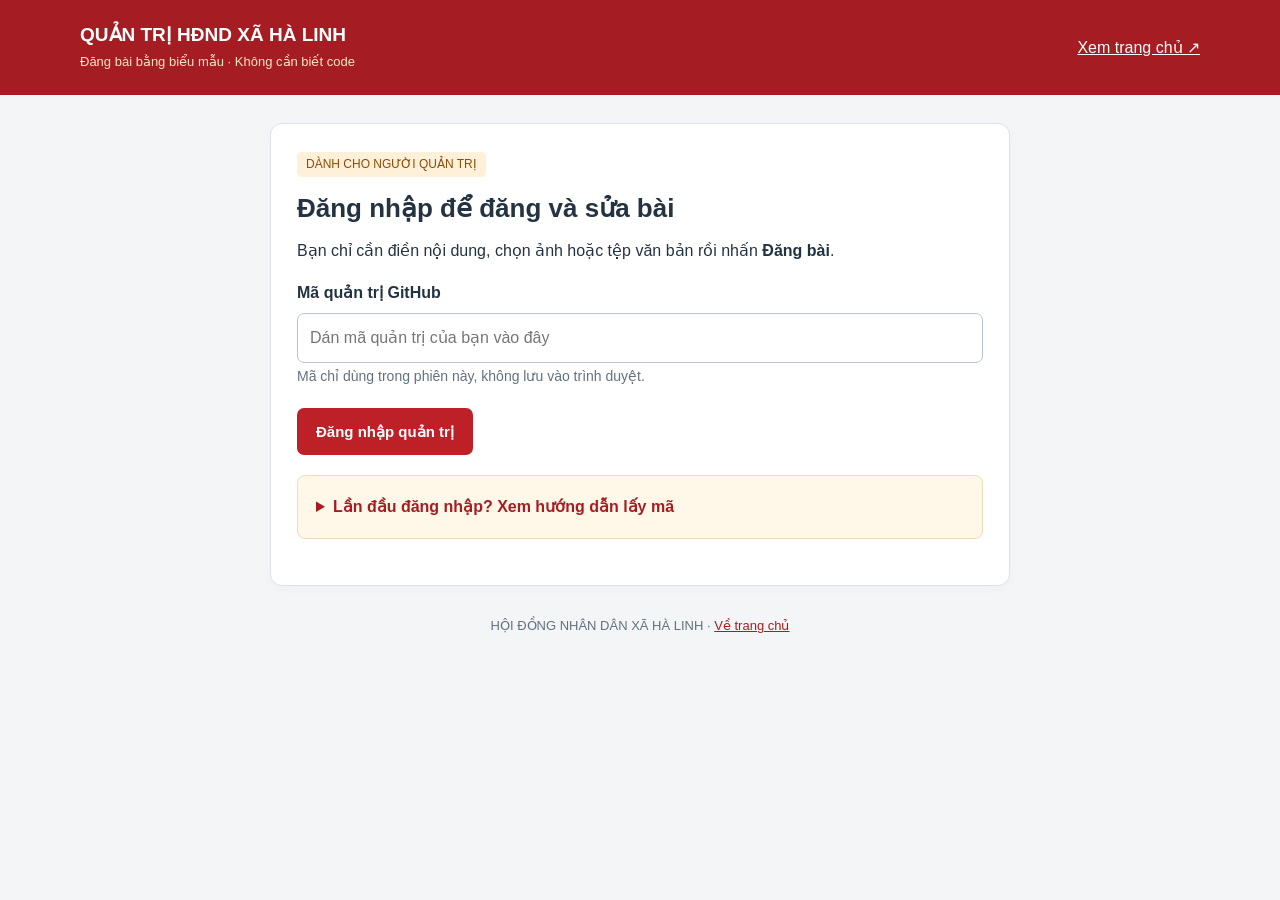
<file: admin/index.html>
<!doctype html>
<html lang="vi"><head><meta charset="utf-8"><meta name="viewport" content="width=device-width,initial-scale=1"><meta name="referrer" content="no-referrer"><title>Đăng nhập quản trị · HĐND xã Hà Linh</title>
<style>
:root{--red:#bd2026;--ink:#243342;--muted:#627180;--line:#dce3e8}*{box-sizing:border-box}[hidden]{display:none!important}body{margin:0;font:16px/1.6 Arial,sans-serif;background:#f3f5f7;color:var(--ink)}header{background:#a51c22;color:white;padding:20px max(20px,calc((100vw - 1120px)/2));display:flex;align-items:center;justify-content:space-between;gap:20px}header strong{font-size:19px}header p{margin:2px 0;font-size:13px;color:#ffe4c6}header a{color:white}main{max-width:1120px;margin:28px auto;padding:0 20px}.panel{padding:26px;background:white;border:1px solid var(--line);border-radius:12px;margin-bottom:20px;box-shadow:0 3px 12px #21334406}h1{font-size:26px;line-height:1.35;margin:0 0 12px}h2{font-size:21px;margin:0 0 12px}h3{font-size:17px;margin:0 0 6px}p{margin:8px 0 16px}a{color:#a91d22}.note,small{color:var(--muted);font-size:14px}.grid{display:grid;grid-template-columns:1fr 1fr;gap:18px}.actions{display:flex;gap:10px;flex-wrap:wrap;align-items:center}.actions button,.actions a{margin:0}button,.button{display:inline-block;cursor:pointer;border:1px solid transparent;border-radius:7px;background:var(--red);color:white;font:700 15px/1.4 Arial;padding:12px 18px;text-decoration:none}button:hover,.button:hover{filter:brightness(.94)}button:disabled{opacity:.55;cursor:wait}.secondary{background:white;color:var(--ink);border-color:#c8d1da}.danger{background:#fff2f2;color:#ab1c24;border-color:#e8c3c7}label{font-weight:bold;display:block;margin:0 0 7px}input,textarea,select{width:100%;padding:12px;border:1px solid #b7c3cf;border-radius:7px;font:16px/1.5 Arial;background:white;color:var(--ink)}textarea{resize:vertical;min-height:170px}input:focus,textarea:focus,select:focus,button:focus-visible,a:focus-visible{outline:3px solid #f1c469;outline-offset:2px}.field{margin-bottom:20px}.login{max-width:740px;margin:auto}.steps{background:#fff8e8;border:1px solid #efddb5;padding:18px;border-radius:8px;margin:20px 0}.steps ol{padding-left:24px;margin:8px 0}.steps li{margin:8px 0}.tabs{display:flex;gap:8px;flex-wrap:wrap;margin-bottom:20px}.tabs button{background:white;color:#53616d;border-color:var(--line)}.tabs button[aria-pressed=true]{background:#a51c22;color:white;border-color:#a51c22}.welcome{display:flex;justify-content:space-between;align-items:center;gap:16px;margin-bottom:20px}.shortcuts{display:grid;grid-template-columns:repeat(4,1fr);gap:12px;margin-bottom:24px}.shortcuts button{text-align:left;padding:20px;background:white;border-color:var(--line);color:var(--ink)}.shortcuts span{display:block;font-size:13px;color:var(--muted);font-weight:normal;margin-top:6px}.tag{display:inline-block;background:#fff0d9;color:#8c4d08;border-radius:5px;padding:3px 9px;font-size:12px}.item{padding:20px 0;border-top:1px solid var(--line);display:flex;gap:20px;align-items:center;justify-content:space-between}.item h3{overflow-wrap:anywhere}.item .actions{flex:none}.status{padding:14px 18px;background:#eaf4ef;border:1px solid #b6d8c5;color:#22553b;border-radius:8px;margin:14px 0;white-space:pre-wrap}.status.error{background:#fff1f1;color:#98232a;border-color:#ebc3c6}.cover{max-height:230px;max-width:100%;object-fit:contain;margin:12px 0}.filebox{padding:16px;background:#f8fafc;border:1px dashed #c1ccd6;border-radius:8px}.inline-check{display:flex;gap:9px;align-items:center;font-weight:normal;margin-top:10px}.inline-check input{width:auto}.savebar{background:#f8fafc;padding:18px;border:1px solid var(--line);border-radius:8px}.preview{margin-top:24px;border:2px solid #eed19b;padding:24px;border-radius:8px;overflow-wrap:anywhere}.preview h2{color:#ab1e24}.preview-body{white-space:pre-wrap}.search{margin-bottom:20px}.empty{text-align:center;padding:40px 16px;color:var(--muted)}.busy{pointer-events:none;opacity:.7}details summary{cursor:pointer;font-weight:bold;color:#a51c22}.draftline{display:flex;justify-content:space-between;gap:10px;flex-wrap:wrap;margin-bottom:18px}.textlink{border:0;background:none;color:#a51c22;padding:0;text-decoration:underline;font-size:14px}.foot{font-size:13px;color:var(--muted);text-align:center;margin:30px 0}dialog{border:1px solid var(--line);border-radius:12px;max-width:520px;padding:26px}dialog::backdrop{background:#14253588}@media(max-width:760px){.shortcuts{grid-template-columns:1fr 1fr}.grid{grid-template-columns:1fr}.panel{padding:20px}.item,.welcome{align-items:flex-start;flex-direction:column}header{padding:16px 20px}header strong{font-size:16px}header a{font-size:14px}.item .actions{flex:none}}@media(max-width:420px){.shortcuts{grid-template-columns:1fr}main{padding:0 12px}.actions button{flex:1}}
</style></head><body>
<header><div><strong>QUẢN TRỊ HĐND XÃ HÀ LINH</strong><p>Đăng bài bằng biểu mẫu · Không cần biết code</p></div><a href="../" target="_blank" rel="noopener">Xem trang chủ ↗</a></header>
<main>
<section id="login" class="panel login"><span class="tag">DÀNH CHO NGƯỜI QUẢN TRỊ</span><h1 style="margin-top:14px">Đăng nhập để đăng và sửa bài</h1><p>Bạn chỉ cần điền nội dung, chọn ảnh hoặc tệp văn bản rồi nhấn <b>Đăng bài</b>.</p>
<form id="loginForm"><div class="field"><label for="token">Mã quản trị GitHub</label><input type="password" id="token" autocomplete="off" spellcheck="false" placeholder="Dán mã quản trị của bạn vào đây" required><small>Mã chỉ dùng trong phiên này, không lưu vào trình duyệt.</small></div><button type="submit" id="connect">Đăng nhập quản trị</button></form>
<div id="authmsg" role="status" class="status" hidden></div>
<details class="steps"><summary>Lần đầu đăng nhập? Xem hướng dẫn lấy mã</summary><ol><li>Đăng nhập tài khoản GitHub <b>dungtrankim78-cloud</b>.</li><li><a href="https://github.com/settings/personal-access-tokens/new?name=Quan-tri-HDND-Ha-Linh&amp;target_name=dungtrankim78-cloud&amp;contents=write" target="_blank" rel="noopener noreferrer">Mở trang tạo mã quản trị ↗</a>. Đặt tên dễ nhớ, ví dụ <b>Quản trị HĐND Hà Linh</b>, chọn thời hạn sử dụng phù hợp.</li><li>Ở phần kho được truy cập, chọn <b>Only select repositories</b>, chọn kho <b>hdnd-xa-ha-linh</b>.</li><li>Trong <b>Repository permissions</b>, đặt <b>Contents</b> thành <b>Read and write</b>, sau đó tạo mã.</li><li>Sao chép mã vừa tạo, quay lại đây, dán vào ô phía trên và nhấn <b>Đăng nhập quản trị</b>.</li></ol><p class="note">Website miễn phí này chưa có tài khoản và mật khẩu riêng. Mã GitHub là chìa khóa quản trị: giữ riêng, không gửi qua tin nhắn. Khi mã hết hạn, tạo mã mới theo các bước trên.</p></details>
</section>
<section id="accessHelp" class="panel login" hidden><h2>Khắc phục quyền lưu bài</h2><p id="accessReason" class="note"></p><p>Bài đang soạn được giữ nguyên trên màn hình. Bạn có thể thay mã ngay tại đây.</p><ol><li>Đăng nhập GitHub bằng tài khoản <b>dungtrankim78-cloud</b>.</li><li><a href="https://github.com/settings/personal-access-tokens/new?name=Quan-tri-HDND-Ha-Linh&amp;target_name=dungtrankim78-cloud&amp;contents=write" target="_blank" rel="noopener noreferrer">Tạo mã mới với quyền lưu nội dung đã điền sẵn ↗</a>.</li><li>Trong <b>Repository access</b>, chọn <b>Only select repositories</b>, chọn <b>hdnd-xa-ha-linh</b>. Kiểm tra <b>Contents: Read and write</b> rồi tạo mã.</li><li>Dán mã mới vào ô dưới đây. Không gửi mã qua tin nhắn.</li></ol><form id="replaceTokenForm"><div class="field"><label for="replacementToken">Thay mã quản trị</label><input id="replacementToken" type="password" autocomplete="off" spellcheck="false" required placeholder="Dán mã mới vào đây"></div><button id="replaceTokenButton" type="submit">Dùng mã mới, giữ bài đang soạn</button></form><p id="replaceTokenStatus" role="status" class="note"></p></section>
<div id="workspace" hidden>
<div class="welcome"><div><h1>Xin chào, người quản trị</h1><p class="note" style="margin:0">Chọn việc cần làm bên dưới. Nội dung được lưu sẽ xuất hiện trên trang công khai sau khi cập nhật.</p></div><div class="actions"><button class="secondary" id="changeToken">Thay mã quản trị</button><button class="secondary" id="logout">Đăng xuất</button></div></div>
<div class="shortcuts"><button id="newNews">✎ Viết tin mới<span>Nhập tiêu đề, nội dung và ảnh</span></button><button id="newResolution">▤ Thêm nghị quyết<span>Nhập số văn bản và đính kèm PDF</span></button><button id="managePosts">☷ Sửa bài đã đăng<span>Tìm bài, chỉnh sửa hoặc gỡ bài</span></button><button id="manageSections">⚙ Sửa thông tin trang<span>Giới thiệu, lịch công tác, liên hệ</span></button></div>
<nav class="tabs" aria-label="Chức năng quản trị"><button data-tab="write" aria-pressed="true">Soạn bài</button><button data-tab="posts" aria-pressed="false">Bài đã đăng</button><button data-tab="settings" aria-pressed="false">Thông tin trang</button></nav>
<div id="message" class="status" role="status" aria-live="polite" hidden></div>
<section id="write" class="panel"><h2 id="editorTitle">Viết tin mới</h2><div class="draftline"><span class="note" id="draftStatus">Bản nháp được giữ trên máy này khi bạn đang gõ.</span><button type="button" class="textlink" id="restoreDraft" hidden>Khôi phục bản nháp chưa đăng</button></div>
<form id="postForm"><div class="grid"><div class="field"><label for="type">1. Loại bài</label><select id="type"><option value="tin">Tin hoạt động</option><option value="nghiquyet">Nghị quyết / văn bản</option></select></div><div class="field"><label for="category">Chuyên mục</label><select id="category"><option>Thường trực HĐND</option><option>Hoạt động các Ban</option><option>Kỳ họp HĐND</option><option>Tiếp xúc cử tri</option><option>Trả lời ý kiến cử tri</option><option>Công khai minh bạch</option><option>Lịch công tác</option></select></div></div>
<div class="field"><label for="title">2. Tiêu đề bài / trích yếu văn bản <span style="color:#b41c23">*</span></label><input id="title" maxlength="250" required placeholder="Ví dụ: HĐND xã Hà Linh tổ chức kỳ họp chuyên đề"></div>
<div class="grid"><div class="field"><label for="date">Ngày đăng / ngày ban hành</label><input type="date" id="date" required></div><div class="field" id="numberField" hidden><label for="number">Số, ký hiệu văn bản</label><input id="number" placeholder="Ví dụ: 01/NQ-HĐND"></div></div>
<div class="field"><label for="body">3. Nội dung bài viết</label><textarea id="body" rows="12" placeholder="Gõ hoặc sao chép nội dung từ Word vào đây. Xuống dòng để chia đoạn."></textarea><small>Chữ được giữ theo từng đoạn, không cần nhập mã HTML.</small></div>
<div class="grid"><div class="field filebox"><label for="cover">4. Chọn ảnh minh họa</label><input type="file" id="cover" accept="image/jpeg,image/png,image/webp"><small>Chọn ảnh JPG, PNG hoặc WebP từ máy. Ảnh lớn sẽ được tự thu nhỏ. Sau khi đăng thành công, ảnh và tiêu đề sẽ tự xuất hiện ở ô ảnh nổi bật trên trang chủ (tối đa 5 bài có ảnh mới nhất); bấm vào ảnh để xem bài.</small><p class="note" id="coverInfo">Chưa chọn ảnh.</p><img class="cover" id="coverPreview" alt="Ảnh minh họa đang chọn" hidden><label class="inline-check"><input id="removeCover" type="checkbox">Bỏ ảnh hiện có</label></div><div class="field filebox"><label for="document">5. Đính kèm văn bản PDF (nếu có)</label><input type="file" id="document" accept="application/pdf,.pdf"><small>Tối đa 5 MB. Trong Word, chọn Lưu dưới dạng PDF trước khi tải lên.</small><p class="note" id="documentInfo">Chưa chọn văn bản.</p><label class="inline-check"><input id="removeDocument" type="checkbox">Bỏ văn bản hiện có</label></div></div>
<div class="savebar"><p class="note">Kiểm tra lại nội dung trước khi đăng công khai.</p><div class="actions"><button type="submit" id="save">Đăng bài lên website</button><button type="button" class="secondary" id="previewButton">Xem trước bài viết</button><button type="button" class="secondary" id="cancel">Soạn bài mới</button></div></div></form><article id="preview" class="preview" hidden><span class="tag">XEM TRƯỚC · CHƯA ĐĂNG</span><div id="previewContent"></div></article>
</section>
<section id="posts" class="panel" hidden><h2>Bài đã đăng</h2><p class="note">Nhấn <b>Sửa bài</b> để thay đổi nội dung, ảnh hoặc văn bản đính kèm.</p><div class="grid search"><input id="search" aria-label="Tìm bài đã đăng" placeholder="Tìm theo tiêu đề hoặc số văn bản…"><select id="filter" aria-label="Lọc loại bài"><option value="">Tất cả bài viết</option><option value="tin">Tin hoạt động</option><option value="nghiquyet">Nghị quyết / văn bản</option></select></div><div class="actions" style="margin-bottom:18px"><button class="secondary" id="refresh">Tải lại danh sách</button><span class="note" id="count"></span></div><div id="list"></div></section>
<section id="settings" class="panel" hidden><h2>Sửa thông tin trên trang chủ</h2><p class="note">Điền trực tiếp vào các ô dưới đây rồi nhấn <b>Lưu thông tin trang</b>. Bỏ trống ô nào để giữ nội dung mặc định của ô đó.</p><form id="settingsForm"><div class="field"><label for="intro">Giới thiệu HĐND xã Hà Linh</label><textarea id="intro"></textarea></div><div class="grid"><div class="field"><label for="standing">Thường trực HĐND</label><textarea id="standing" placeholder="Họ tên, chức vụ và thông tin giới thiệu"></textarea></div><div class="field"><label for="economic">Ban Kinh tế - Ngân sách</label><textarea id="economic"></textarea></div><div class="field"><label for="social">Ban Văn hóa - Xã hội</label><textarea id="social"></textarea></div><div class="field"><label for="deputies">Danh sách đại biểu HĐND xã</label><textarea id="deputies" placeholder="Mỗi đại biểu một dòng"></textarea></div><div class="field"><label for="schedule">Lịch công tác</label><textarea id="schedule" placeholder="Ví dụ: Thứ Hai, 8 giờ: Họp Thường trực HĐND…"></textarea></div><div class="field"><label for="transparency">Công khai minh bạch</label><textarea id="transparency"></textarea></div></div><div class="field"><label for="contact">Thông tin liên hệ cuối trang</label><textarea id="contact" placeholder="Địa chỉ: …&#10;Điện thoại: …&#10;Email: …"></textarea></div><button id="saveSettings" type="submit">Lưu thông tin trang</button></form></section>
</div><p class="foot">HỘI ĐỒNG NHÂN DÂN XÃ HÀ LINH · <a href="../">Về trang chủ</a></p>
<dialog id="deleteDialog"><h2>Gỡ bài khỏi website?</h2><p id="deleteTitle"></p><p class="note">Bài sẽ không còn hiển thị công khai sau khi website cập nhật.</p><div class="actions"><button id="confirmDelete" class="danger">Gỡ bài này</button><button id="cancelDelete" class="secondary">Giữ lại bài</button></div></dialog>
<script>
'use strict';
const repo='dungtrankim78-cloud/hdnd-xa-ha-linh',api='https://api.github.com/repos/'+repo+'/contents/content.json',el=id=>document.getElementById(id),sectionKeys=['intro','standing','economic','social','deputies','schedule','transparency','contact'],draftKey='halinh-post-draft-v2';
let lastLoadedData=null,token='',sha='',data={items:[]},editing=null,original=null,busy=false,cover=null,doc=null,pendingDelete=null,dirty=false,sectionOriginal={},fileBusy=0;
function status(text,error=false,login=false){const box=el(login?'authmsg':'message');box.textContent=text;box.hidden=!text;box.classList.toggle('error',error)}
function encode(s){return btoa(Array.from(new TextEncoder().encode(s),b=>String.fromCharCode(b)).join(''))}function decode(s){return new TextDecoder().decode(Uint8Array.from(atob(s.replace(/\s/g,'')),c=>c.charCodeAt(0)))}
async function request(url,options={}){
let res;try{res=await fetch(url,{...options,headers:{Accept:'application/vnd.github+json',Authorization:'Bearer '+token,'X-GitHub-Api-Version':'2022-11-28',...(options.headers||{})},cache:'no-store'})}catch{throw Error('Không kết nối được GitHub. Kiểm tra mạng rồi nhấn Lưu lại; nội dung đang soạn vẫn được giữ.')}
if(!res.ok){
const detail=await res.json().catch(()=>({})),reason=String(detail.message||''),ruleText=reason+' '+JSON.stringify(detail.errors||[]);
if(res.status===429||((res.status===403)&&(/rate limit|abuse detection/i.test(reason)||res.headers.get('x-ratelimit-remaining')==='0'))){const after=Number(res.headers.get('retry-after'));throw Error('GitHub đang giới hạn truy cập tạm thời. '+(after>0?'Đợi ít nhất '+Math.ceil(after/60)+' phút':'Vui lòng đợi một lúc')+' rồi thử lưu lại. Không cần đổi mã quản trị.')}
if(res.status===409)throw Error('Dữ liệu vừa thay đổi ở phiên khác. Tải lại danh sách rồi thử lại; nội dung đang soạn vẫn được giữ.');
if(/protected branch|repository rule|rule violation|changes must be made through a pull request/i.test(ruleText))throw Error('GitHub yêu cầu duyệt thay đổi trước khi ghi vào nhánh chính. Cần kiểm tra quy tắc của kho; đổi mã quản trị không giải quyết được quy tắc này.');
if(res.status===401||(res.status===403&&/resource not accessible|permission|write access|not permitted/i.test(reason))){el('accessHelp').hidden=false;el('accessReason').textContent=res.status===401?'Mã đã hết hạn, bị thu hồi hoặc không hợp lệ.':'GitHub từ chối quyền ghi của mã đang dùng. Cần chọn đúng kho và cấp Contents: Read and write.';throw Error(res.status===401?'Mã quản trị không còn hợp lệ. Dùng ô “Thay mã quản trị” bên trên; nội dung đang soạn vẫn được giữ.':'Mã đang dùng chưa được phép thực hiện thao tác này. Xem phần “Khắc phục quyền lưu bài” bên trên; nội dung đang soạn vẫn được giữ.')}
if(res.status===403)throw Error('GitHub từ chối yêu cầu (403). Chưa xác định được là thiếu quyền hay chính sách truy cập. Nội dung đang soạn vẫn được giữ; vui lòng kiểm tra quyền kho và thử lại sau.');
if(res.status===404)throw Error('Mã chưa truy cập được kho hdnd-xa-ha-linh hoặc nội dung không tồn tại. Kiểm tra đã chọn đúng kho khi tạo mã.');
if(res.status===422)throw Error('GitHub chưa chấp nhận dữ liệu lưu. Hãy tải lại danh sách và kiểm tra nội dung trước khi thử lại.');
throw Error('GitHub chưa xử lý được yêu cầu (mã '+res.status+'). Nội dung đang soạn vẫn được giữ, hãy thử lại sau.')}
return res.json()}
async function load(){const f=await request(api);sha=f.sha;if(f.content)data=JSON.parse(decode(f.content));else{const blob=await request('https://api.github.com/repos/'+repo+'/git/blobs/'+f.sha);data=JSON.parse(decode(blob.content))}if(!Array.isArray(data.items))throw Error('Dữ liệu bài viết không hợp lệ.');lastLoadedData=JSON.parse(JSON.stringify(data));render()}
async function persist(message){try{const r=await request(api,{method:'PUT',body:JSON.stringify({message,content:encode(JSON.stringify(data,null,2)),sha,branch:'main'})});sha=r.content.sha;lastLoadedData=JSON.parse(JSON.stringify(data));render()}catch(e){if(lastLoadedData)data=JSON.parse(JSON.stringify(lastLoadedData));render();throw e}}
function lock(value){busy=value;el('workspace').classList.toggle('busy',value);el('workspace').setAttribute('aria-busy',String(value))}
function today(){const n=new Date();return new Date(n.getTime()-n.getTimezoneOffset()*60000).toISOString().slice(0,10)}
function tab(name){['write','posts','settings'].forEach(id=>el(id).hidden=id!==name);document.querySelectorAll('[data-tab]').forEach(b=>b.setAttribute('aria-pressed',String(b.dataset.tab===name)));if(name==='posts')render()}
function setKind(){el('numberField').hidden=el('type').value!=='nghiquyet';el('editorTitle').textContent=editing?'Sửa bài đã đăng':(el('type').value==='nghiquyet'?'Thêm nghị quyết / văn bản':'Viết tin mới')}
function fields(){const x={};['type','category','date','number','title','body'].forEach(k=>x[k]=el(k).value);return x}
function stash(){dirty=true;el('restoreDraft').hidden=false;try{localStorage.setItem(draftKey,JSON.stringify({...fields(),editing,original}));el('draftStatus').textContent='Đã giữ bản nháp chữ trên máy này. Ảnh và PDF cần chọn lại nếu đóng trang.'}catch{el('draftStatus').textContent='Trình duyệt không cho lưu bản nháp. Hãy lưu bài trước khi đóng trang.'}}
function reset(kind='tin'){editing=null;original=null;cover=null;doc=null;el('postForm').reset();el('type').value=kind;el('date').value=today();el('coverInfo').textContent='Chưa chọn ảnh.';el('documentInfo').textContent='Chưa chọn văn bản.';el('coverPreview').hidden=true;el('preview').hidden=true;el('save').textContent='Đăng bài lên website';dirty=false;setKind()}
function start(kind){if(dirty&&!confirm('Chuyển sang bài mới? Bản nháp chữ hiện tại vẫn được giữ để khôi phục.'))return;reset(kind);tab('write');el('title').focus()}
function attachmentOf(item,type){if(type==='image')return item.cover||((item.attachment?.type||'').startsWith('image/')?item.attachment:null);return item.document||(item.attachment?.type==='application/pdf'?item.attachment:null)}
function showFiles(){el('coverInfo').textContent=cover?'Ảnh: '+cover.name:'Chưa chọn ảnh.';el('documentInfo').textContent=doc?'Văn bản: '+doc.name:'Chưa chọn văn bản.';el('coverPreview').hidden=!cover;if(cover)el('coverPreview').src=cover.data;else el('coverPreview').removeAttribute('src')}
function fill(item){if(dirty&&!confirm('Mở bài này để sửa? Bản nháp chữ hiện tại vẫn được giữ.'))return;reset();editing=item.id;original=JSON.stringify(item);for(const k of ['type','category','date','number','title','body'])el(k).value=item[k]||'';cover=attachmentOf(item,'image');doc=attachmentOf(item,'document');showFiles();setKind();el('save').textContent='Lưu thay đổi bài viết';tab('write');status('Đang sửa bài: '+item.title);el('write').scrollIntoView({behavior:'smooth'})}
function render(){const list=el('list'),q=el('search').value.toLocaleLowerCase('vi'),filter=el('filter').value;list.replaceChildren();const items=data.items.filter(x=>(!filter||x.type===filter)&&((x.title||'')+' '+(x.number||'')).toLocaleLowerCase('vi').includes(q));el('count').textContent=items.length+' bài';if(!items.length){const p=document.createElement('p');p.className='empty';p.textContent=data.items.length?'Không có bài phù hợp.':'Chưa có bài. Chọn “Viết tin mới” để đăng bài đầu tiên.';list.append(p)}for(const item of items){const box=document.createElement('div');box.className='item';const desc=document.createElement('div'),badge=document.createElement('span');badge.className='tag';badge.textContent=item.type==='nghiquyet'?'NGHỊ QUYẾT / VĂN BẢN':'TIN HOẠT ĐỘNG';const title=document.createElement('h3');title.textContent=item.title;const detail=document.createElement('small');detail.textContent=[item.date,item.category,item.number].filter(Boolean).join(' · ');desc.append(badge,title,detail);const actions=document.createElement('div');actions.className='actions';const edit=document.createElement('button');edit.className='secondary';edit.textContent='Sửa bài';edit.onclick=()=>fill(item);const del=document.createElement('button');del.className='danger';del.textContent='Gỡ bài';del.onclick=()=>{pendingDelete=item;el('deleteTitle').textContent=item.title;el('deleteDialog').showModal()};actions.append(edit,del);box.append(desc,actions);list.append(box)}}
function readFile(file){return new Promise((resolve,reject)=>{const reader=new FileReader();reader.onload=()=>resolve(reader.result);reader.onerror=()=>reject(Error('Không đọc được tệp, hãy chọn lại.'));reader.readAsDataURL(file)})}
async function shrink(file){if(file.size>25*1024*1024)throw Error('Ảnh quá lớn (trên 25 MB). Hãy chọn ảnh nhỏ hơn.');if(!['image/jpeg','image/png','image/webp'].includes(file.type))throw Error('Hãy chọn ảnh JPG, PNG hoặc WebP.');const src=await readFile(file);const img=new Image();await new Promise((resolve,reject)=>{img.onload=resolve;img.onerror=()=>reject(Error('Tệp ảnh không đọc được.'));img.src=src});const scale=Math.min(1,1600/Math.max(img.width,img.height));const canvas=document.createElement('canvas');canvas.width=Math.max(1,Math.round(img.width*scale));canvas.height=Math.max(1,Math.round(img.height*scale));const ctx=canvas.getContext('2d');ctx.fillStyle='#fff';ctx.fillRect(0,0,canvas.width,canvas.height);ctx.drawImage(img,0,0,canvas.width,canvas.height);let output;for(const quality of [.86,.72,.58,.42,.3]){output=canvas.toDataURL('image/jpeg',quality);if(output.length<680000)break}if(output.length>=680000)throw Error('Chưa thu nhỏ được ảnh, vui lòng chọn ảnh khác.');return{name:file.name.replace(/\.[^.]+$/,'')+'.jpg',type:'image/jpeg',data:output}}
el('cover').onchange=async()=>{const f=el('cover').files[0];if(!f)return;fileBusy++;status('Đang chuẩn bị ảnh…');try{const next=await shrink(f);cover=next;el('removeCover').checked=false;showFiles();dirty=true;status('Đã chuẩn bị ảnh. Nhấn Đăng bài hoặc Lưu thay đổi để đưa lên website.')}catch(e){status(e.message,true);el('cover').value=''}finally{fileBusy--}};
el('document').onchange=async()=>{const f=el('document').files[0];if(!f)return;fileBusy++;try{if(f.size>5*1024*1024)throw Error('PDF vượt 5 MB. Vui lòng giảm dung lượng trước khi tải.');const bytes=new Uint8Array(await f.slice(0,5).arrayBuffer());if(String.fromCharCode(...bytes)!=='%PDF-')throw Error('Hãy chọn tệp văn bản PDF hợp lệ.');doc={name:f.name,type:'application/pdf',data:await readFile(f)};el('removeDocument').checked=false;showFiles();dirty=true;status('Đã chọn PDF. Nhấn Đăng bài hoặc Lưu thay đổi để đưa lên website.')}catch(e){el('document').value='';status(e.message,true)}finally{fileBusy--}};
el('previewButton').onclick=()=>{const box=el('previewContent');box.replaceChildren();const h=document.createElement('h2');h.textContent=el('title').value||'(Chưa có tiêu đề)';const date=document.createElement('small');date.textContent=[el('date').value,el('category').value,el('number').value].filter(Boolean).join(' · ');const p=document.createElement('p');p.className='preview-body';p.textContent=el('body').value;box.append(h,date,p);if(cover&&!el('removeCover').checked){const img=document.createElement('img');img.className='cover';img.src=cover.data;img.alt='Ảnh bài viết';box.append(img)}if(doc&&!el('removeDocument').checked){const info=document.createElement('p');info.textContent='Văn bản đính kèm: '+doc.name;box.append(info)}el('preview').hidden=false;el('preview').scrollIntoView({behavior:'smooth'})};
el('loginForm').onsubmit=async e=>{e.preventDefault();token=el('token').value.trim();el('token').value='';el('connect').disabled=true;status('Đang đăng nhập…',false,true);try{const permission=await request('https://api.github.com/repos/'+repo);if(permission.permissions&&permission.permissions.push===false)throw Error('Tài khoản chưa có quyền sửa website này.');await load();el('login').hidden=true;el('workspace').hidden=false;sectionKeys.forEach(k=>el(k).value=data.sections?.[k]||'');sectionOriginal={...(data.sections||{})};reset();status('');try{el('restoreDraft').hidden=!localStorage.getItem(draftKey)}catch{}}catch(e){token='';status(e.message,true,true)}finally{el('connect').disabled=false}};
el('postForm').onsubmit=async e=>{e.preventDefault();if(busy)return;if(fileBusy){status('Ảnh hoặc PDF đang được xử lý. Vui lòng đợi rồi đăng bài.',true);return}lock(true);status('Đang lưu bài, vui lòng đợi…');try{await load();const old=editing?data.items.find(x=>x.id===editing):null;if(editing&&(!old||JSON.stringify(old)!==original))throw Error('Bài đã thay đổi ở phiên khác. Bản bạn đang soạn được giữ lại; hãy mở bản mới nhất trước khi sửa tiếp.');const item={...(old||{}),...fields(),id:editing||crypto.randomUUID(),title:el('title').value.trim(),body:el('body').value.trim(),cover:el('removeCover').checked?null:cover,document:el('removeDocument').checked?null:doc,updatedAt:new Date().toISOString()};if(!item.title)throw Error('Vui lòng nhập tiêu đề bài.');delete item.attachment;data.items=editing?data.items.map(x=>x.id===editing?item:x):[item,...data.items];await persist((editing?'Sửa bài: ':'Đăng bài: ')+item.title);reset();try{localStorage.removeItem(draftKey)}catch{}el('restoreDraft').hidden=true;status('Đã lưu bài thành công. Website thường cập nhật trong vài phút. Bạn có thể nhấn “Xem trang chủ” để kiểm tra.');tab('posts')}catch(e){status('Chưa lưu được: '+e.message,true)}finally{lock(false)}};
el('confirmDelete').onclick=async()=>{const item=pendingDelete;el('deleteDialog').close();if(!item||busy)return;lock(true);try{await load();const current=data.items.find(x=>x.id===item.id);if(current&&JSON.stringify(current)!==JSON.stringify(item))throw Error('Bài vừa được sửa ở phiên khác. Hãy kiểm tra lại trước khi gỡ.');data.items=data.items.filter(x=>x.id!==item.id);await persist('Gỡ bài: '+item.title);status('Đã gỡ bài. Website sẽ cập nhật sau vài phút.')}catch(e){status(e.message,true)}finally{lock(false);pendingDelete=null}};el('cancelDelete').onclick=()=>el('deleteDialog').close();
el('settingsForm').onsubmit=async e=>{e.preventDefault();if(busy)return;lock(true);status('Đang lưu thông tin trang…');try{const changes={};sectionKeys.forEach(k=>{if(el(k).value!==(sectionOriginal[k]||''))changes[k]=el(k).value});await load();for(const k of Object.keys(changes)){if((data.sections?.[k]||'')!==(sectionOriginal[k]||''))throw Error('Thông tin vừa được sửa ở phiên khác. Tải lại trang trước khi thay đổi mục này.')}data.sections={...(data.sections||{}),...changes};await persist('Cập nhật thông tin giới thiệu, lịch và liên hệ');sectionOriginal={...data.sections};status('Đã lưu thông tin trang. Website sẽ cập nhật sau vài phút.');dirty=false}catch(e){status(e.message,true)}finally{lock(false)}};
document.querySelectorAll('[data-tab]').forEach(b=>b.onclick=()=>tab(b.dataset.tab));el('newNews').onclick=()=>start('tin');el('newResolution').onclick=()=>start('nghiquyet');el('managePosts').onclick=()=>tab('posts');el('manageSections').onclick=()=>tab('settings');el('cancel').onclick=()=>start('tin');el('type').onchange=()=>{setKind();stash()};el('postForm').addEventListener('input',e=>{if(!['cover','document'].includes(e.target.id))stash()});el('settingsForm').addEventListener('input',()=>dirty=true);el('search').oninput=render;el('filter').onchange=render;el('refresh').onclick=async()=>{try{await load();status('Đã tải lại danh sách.')}catch(e){status(e.message,true)}};
el('restoreDraft').onclick=()=>{try{const d=JSON.parse(localStorage.getItem(draftKey));if(!d)return;reset();for(const k of ['type','category','date','number','title','body'])el(k).value=d[k]||'';editing=d.editing||null;original=d.original||null;if(editing){const item=data.items.find(x=>x.id===editing);if(item){cover=attachmentOf(item,'image');doc=attachmentOf(item,'document');showFiles()}}setKind();el('save').textContent=editing?'Lưu thay đổi bài viết':'Đăng bài lên website';dirty=true;status('Đã khôi phục phần chữ. Nếu bạn đã chọn ảnh hoặc PDF mới trong bản nháp, hãy chọn lại tệp.')}catch{status('Không đọc được bản nháp trên máy.',true)}};
el('changeToken').onclick=()=>{el('accessHelp').hidden=false;el('accessReason').textContent='Chọn mã mới nếu mã hiện tại hết hạn hoặc chưa được cấp quyền ghi.';el('accessHelp').scrollIntoView({behavior:'smooth'});el('replacementToken').focus()};
el('replaceTokenForm').onsubmit=async e=>{e.preventDefault();if(busy)return;const candidate=el('replacementToken').value.trim();el('replacementToken').value='';if(!candidate)return;const previous=token,wasLoggedIn=!el('workspace').hidden;token=candidate;el('replaceTokenButton').disabled=true;el('replaceTokenStatus').textContent='Đang kiểm tra quyền truy cập kho…';try{const permission=await request('https://api.github.com/repos/'+repo);if(permission.permissions?.push===false)throw Error('Tài khoản chưa có quyền ghi vào kho này.');await load();if(!wasLoggedIn){el('login').hidden=true;el('workspace').hidden=false;sectionKeys.forEach(k=>el(k).value=data.sections?.[k]||'');sectionOriginal={...(data.sections||{})};reset();try{el('restoreDraft').hidden=!localStorage.getItem(draftKey)}catch{}}el('accessHelp').hidden=true;el('replaceTokenStatus').textContent='';status('Đã nhận mã mới và đọc được dữ liệu. Nội dung đang soạn được giữ nguyên. Nhấn nút Lưu hoặc Đăng bài để thử lưu lại.');el('workspace').scrollIntoView({behavior:'smooth'})}catch(e){token=previous;el('replaceTokenStatus').textContent=e.message}finally{el('replaceTokenButton').disabled=false}};

el('logout').onclick=()=>{if(dirty&&!confirm('Bạn có nội dung chưa lưu. Vẫn đăng xuất?'))return;token='';sha='';lastLoadedData=null;data={items:[]};el('accessHelp').hidden=true;el('replacementToken').value='';reset();sectionKeys.forEach(k=>el(k).value='');el('workspace').hidden=true;el('login').hidden=false;status('Đã đăng xuất.',false,true)};window.addEventListener('beforeunload',e=>{if(dirty){e.preventDefault();e.returnValue=''}});
</script></main></body></html>
</file>
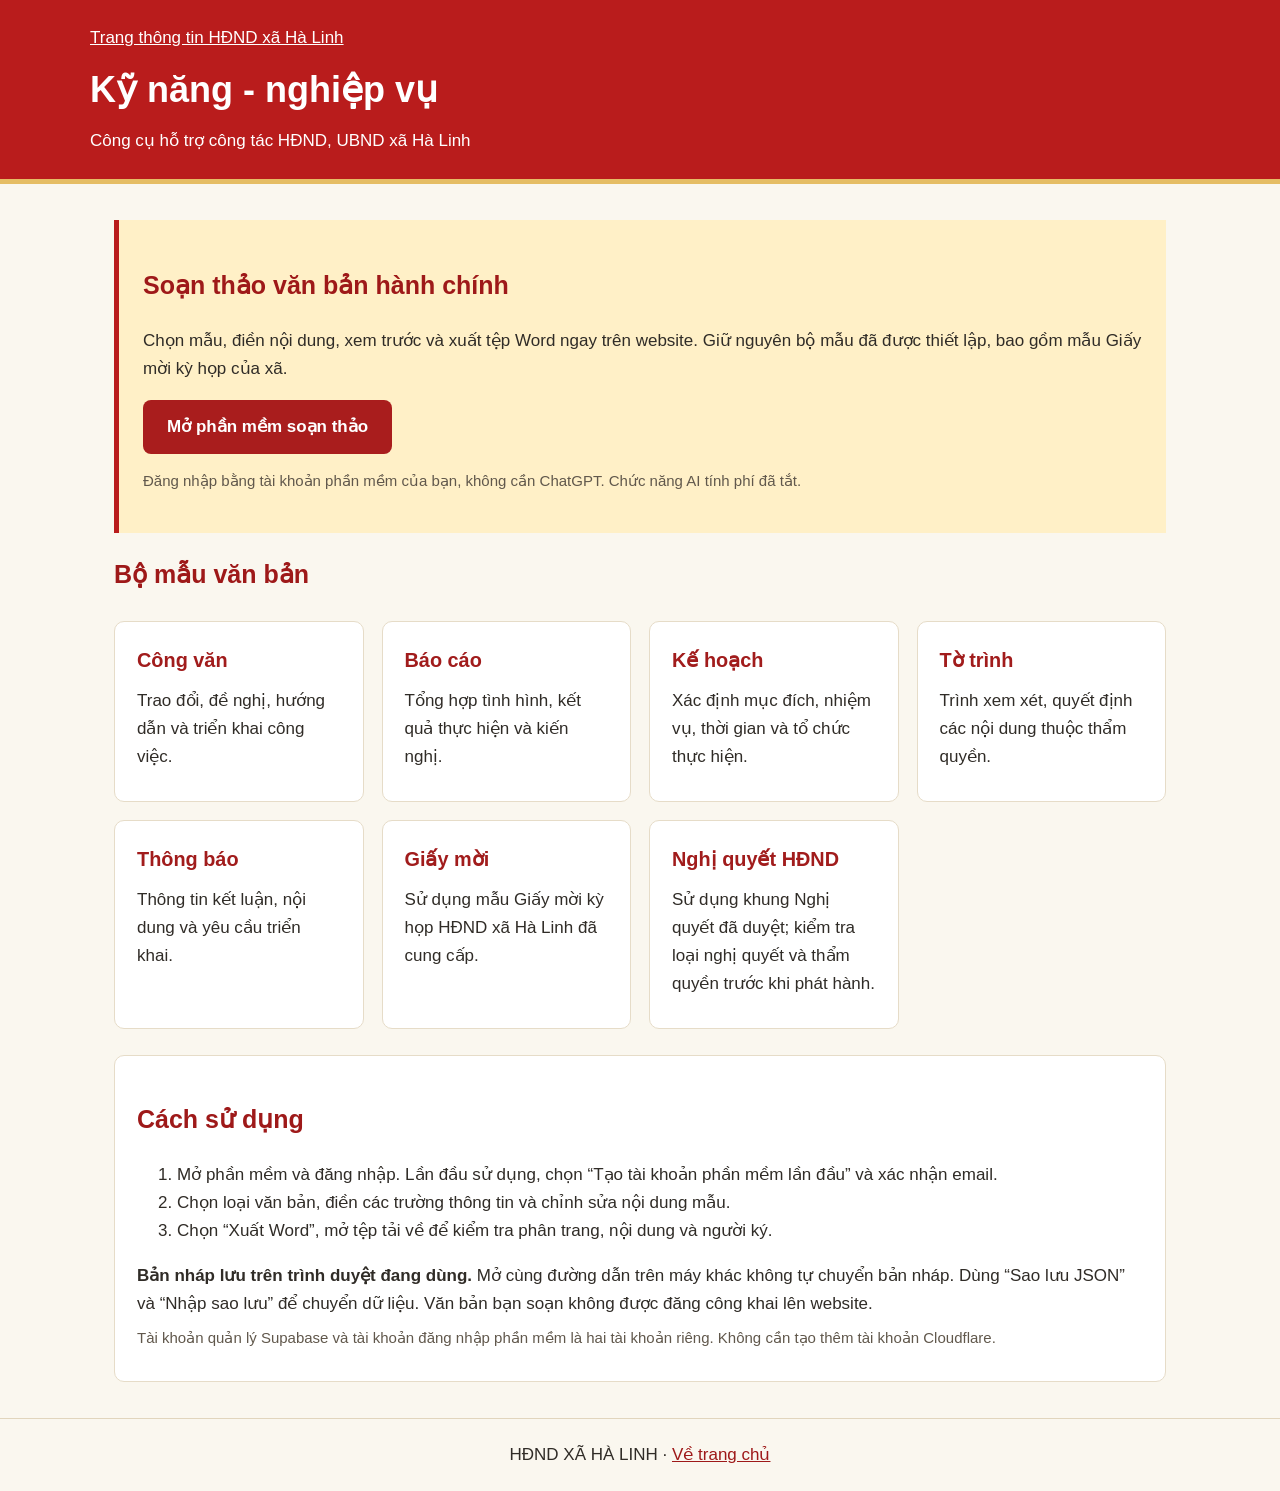
<file: ky-nang-nghiep-vu/index.html>
<!doctype html><html lang="vi"><head><meta charset="utf-8"><meta name="viewport" content="width=device-width,initial-scale=1"><title>Kỹ năng - nghiệp vụ | HĐND xã Hà Linh</title><style>*{box-sizing:border-box}body{margin:0;background:#faf7ef;color:#302c27;font:17px/1.65 Arial,sans-serif}header{background:#b91c1c;color:white;border-bottom:5px solid #e5bd64;padding:24px max(24px,calc((100vw - 1100px)/2))}header a{color:white}main{max-width:1100px;margin:36px auto;padding:0 24px}h1{font-size:36px;margin:8px 0}h2{font-size:25px;color:#9e1919}.intro{background:#fff0c7;border-left:5px solid #b91c1c;padding:24px}.button{display:inline-block;background:#a91d1d;color:white;padding:13px 24px;border-radius:8px;text-decoration:none;font-weight:bold}.grid{display:grid;grid-template-columns:repeat(auto-fit,minmax(240px,1fr));gap:18px;margin:26px 0}.card{background:white;border:1px solid #e6dcc8;border-radius:10px;padding:22px}.card h3{margin:0 0 10px;color:#a11c1c}.card p{margin:8px 0}.note{color:#61584c;font-size:15px}a{color:#9e1919}footer{border-top:1px solid #e1d5bd;padding:22px;text-align:center}a:focus-visible{outline:3px solid #245db3;outline-offset:4px}@media(max-width:600px){h1{font-size:29px}}</style></head><body><header><a href="../">Trang thông tin HĐND xã Hà Linh</a><h1>Kỹ năng - nghiệp vụ</h1><div>Công cụ hỗ trợ công tác HĐND, UBND xã Hà Linh</div></header><main><section class="intro"><h2>Soạn thảo văn bản hành chính</h2><p>Chọn mẫu, điền nội dung, xem trước và xuất tệp Word ngay trên website. Giữ nguyên bộ mẫu đã được thiết lập, bao gồm mẫu Giấy mời kỳ họp của xã.</p><a class="button" href="soan-thao/">Mở phần mềm soạn thảo</a><p class="note">Đăng nhập bằng tài khoản phần mềm của bạn, không cần ChatGPT. Chức năng AI tính phí đã tắt.</p></section><h2>Bộ mẫu văn bản</h2><div class="grid"><article class="card"><h3>Công văn</h3><p>Trao đổi, đề nghị, hướng dẫn và triển khai công việc.</p></article><article class="card"><h3>Báo cáo</h3><p>Tổng hợp tình hình, kết quả thực hiện và kiến nghị.</p></article><article class="card"><h3>Kế hoạch</h3><p>Xác định mục đích, nhiệm vụ, thời gian và tổ chức thực hiện.</p></article><article class="card"><h3>Tờ trình</h3><p>Trình xem xét, quyết định các nội dung thuộc thẩm quyền.</p></article><article class="card"><h3>Thông báo</h3><p>Thông tin kết luận, nội dung và yêu cầu triển khai.</p></article><article class="card"><h3>Giấy mời</h3><p>Sử dụng mẫu Giấy mời kỳ họp HĐND xã Hà Linh đã cung cấp.</p></article><article class="card"><h3>Nghị quyết HĐND</h3><p>Sử dụng khung Nghị quyết đã duyệt; kiểm tra loại nghị quyết và thẩm quyền trước khi phát hành.</p></article></div><section class="card"><h2>Cách sử dụng</h2><ol><li>Mở phần mềm và đăng nhập. Lần đầu sử dụng, chọn “Tạo tài khoản phần mềm lần đầu” và xác nhận email.</li><li>Chọn loại văn bản, điền các trường thông tin và chỉnh sửa nội dung mẫu.</li><li>Chọn “Xuất Word”, mở tệp tải về để kiểm tra phân trang, nội dung và người ký.</li></ol><p><strong>Bản nháp lưu trên trình duyệt đang dùng.</strong> Mở cùng đường dẫn trên máy khác không tự chuyển bản nháp. Dùng “Sao lưu JSON” và “Nhập sao lưu” để chuyển dữ liệu. Văn bản bạn soạn không được đăng công khai lên website.</p><p class="note">Tài khoản quản lý Supabase và tài khoản đăng nhập phần mềm là hai tài khoản riêng. Không cần tạo thêm tài khoản Cloudflare.</p></section></main><footer>HĐND XÃ HÀ LINH · <a href="../">Về trang chủ</a></footer></body></html>
</file>
